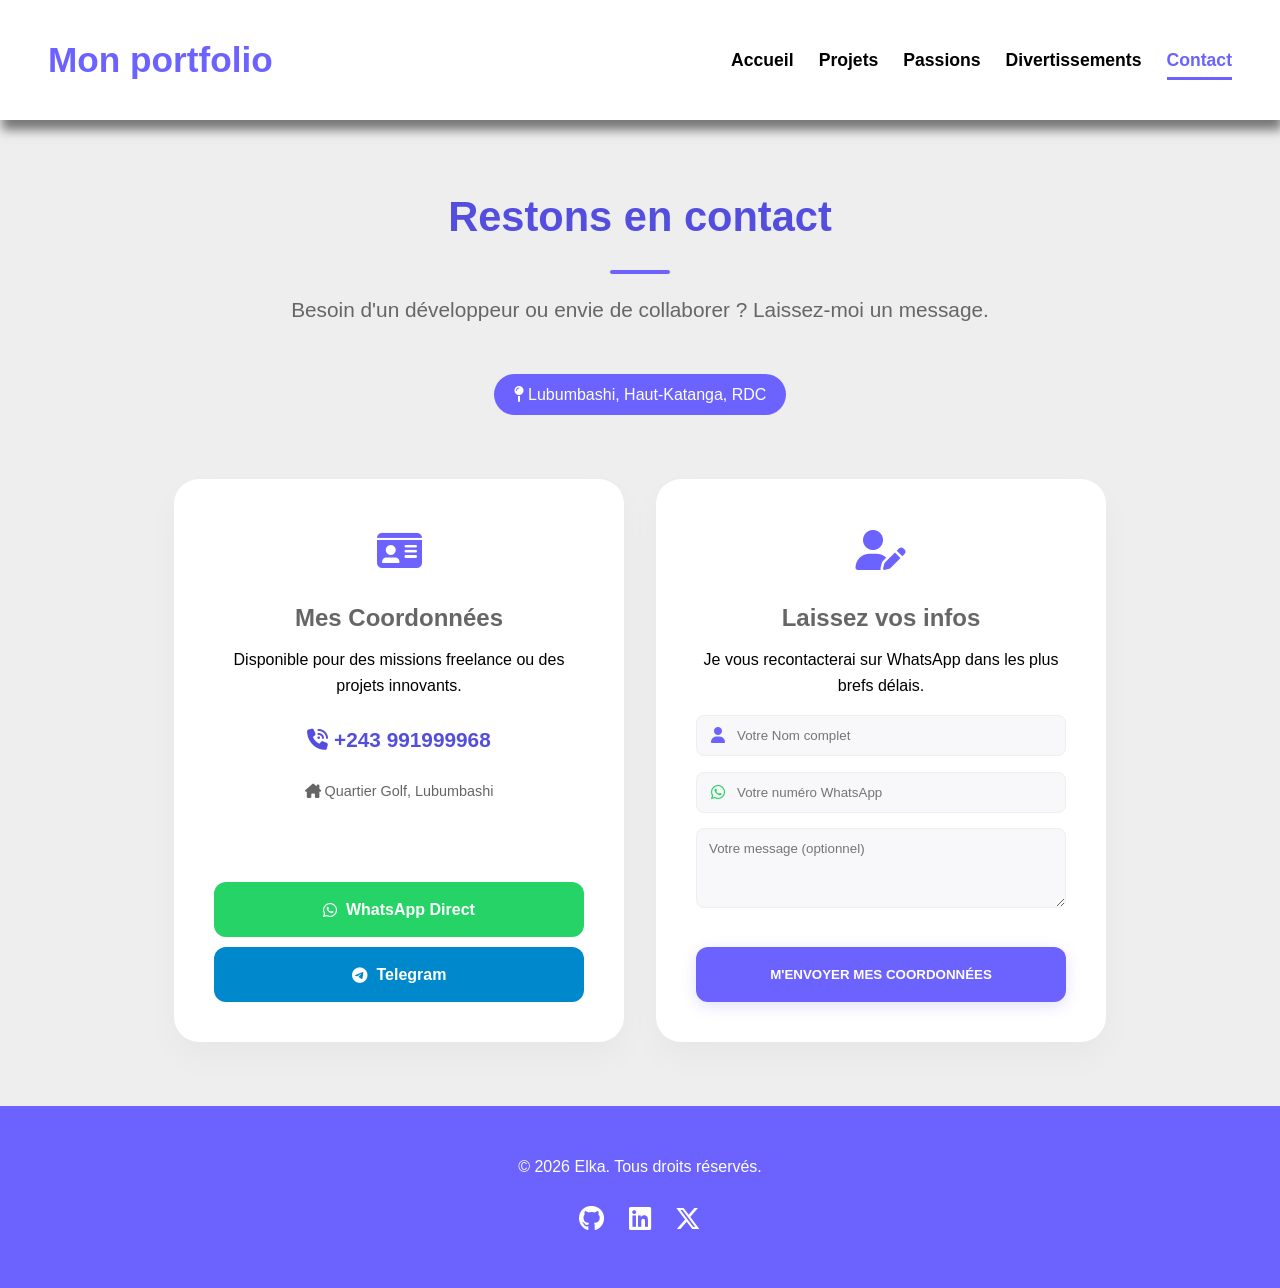
<file: contact.html>
<!DOCTYPE html>
<html lang="fr">
<head>
    <meta charset="UTF-8">
    <meta http-equiv="X-UA-Compatible" content="IE=edge">
    <meta name="viewport" content="width=device-width, initial-scale=1.0">
    <title>Contact - Elka Portfolio</title>
    <link rel="stylesheet" href="https://cdnjs.cloudflare.com/ajax/libs/font-awesome/6.4.0/css/all.min.css">
    <link rel="stylesheet" href="style.css">
</head>
<body>
    <header> 
        <div>
            <a href="index.html">Mon portfolio</a>
        </div>
        <nav>
            <ul>
                <li><a href="index.html">Accueil</a></li>
                <li><a href="projets.html">Projets</a></li>
                <li><a href="passion.html">Passions</a></li>
                <li><a href="divertissement.html">Divertissements</a></li>
                <li><a href="contact.html" class="active">Contact</a></li>
            </ul>
        </nav>
    </header>

    <main class="contact-container">
        <section class="contact-intro">
            <h1>Restons en contact</h1>
            <p>Besoin d'un développeur ou envie de collaborer ? Laissez-moi un message.</p>
            <div class="location-badge">
                <i class="fa-solid fa-map-pin"></i> Lubumbashi, Haut-Katanga, RDC
            </div>
        </section>

        <div class="contact-grid">
            <div class="contact-card">
                <div class="card-top">
                    <div class="card-icon"><i class="fa-solid fa-id-card"></i></div>
                    <h2>Mes Coordonnées</h2>
                    <p>Disponible pour des missions freelance ou des projets innovants.</p>
                    
                    <div class="phone-number">
                        <i class="fa-solid fa-phone-volume"></i> +243 991999968

                    </div>
                    
                    <p style="font-size: 0.9rem; color: var(--gris-tres-fonce);">
                        <i class="fa-solid fa-house-chimney"></i> Quartier Golf, Lubumbashi
                    </p>
                </div>
                
                <div class="card-bottom">
                    <div class="social-buttons">
                        <a href="https://wa.me/243991999968" class="btn-social wa" target="_blank">
                            <i class="fa-brands fa-whatsapp"></i> &nbsp; WhatsApp Direct
                        </a>
                        <a href="#" class="btn-social tg">
                            <i class="fa-brands fa-telegram"></i> &nbsp; Telegram
                        </a>
                    </div>
                </div>
            </div>

            <div class="contact-card">
                <div class="card-top">
                    <div class="card-icon"><i class="fa-solid fa-user-pen"></i></div>
                    <h2>Laissez vos infos</h2>
                    <p>Je vous recontacterai sur WhatsApp dans les plus brefs délais.</p>
                </div>

                <form action="#">
                    <div class="input-box">
                        <input type="text" name="nom" placeholder="Votre Nom complet" required>
                        <i class="fa-solid fa-user"></i>
                    </div>
                    
                    <div class="input-box">
                        <input type="tel" name="whatsapp" placeholder="Votre numéro WhatsApp" required>
                        <i class="fa-brands fa-whatsapp" style="color: #25D366;"></i>
                    </div>

                    <div class="input-box" style="margin-top: 15px;">
                        <textarea placeholder="Votre message (optionnel)" style="width: 100%; padding: 12px; border: 1px solid var(--gris-clair); border-radius: 8px; background: var(--gris-tres-clair); font-family: inherit; outline: none; height: 80px;"></textarea>
                    </div>

                    <div class="card-bottom">
                        <button type="submit" class="btn-glow">
                            M'envoyer mes coordonnées
                        </button>
                    </div>
                </form>
            </div>
        </div>
    </main>

    <footer class="footer">
        <p>© 2026 Elka. Tous droits réservés.</p>
        <div>
            <a href="#"><i class="fa-brands fa-github"></i></a>
            <a href="#"><i class="fa-brands fa-linkedin"></i></a>
            <a href="#"><i class="fa-brands fa-x-twitter"></i></a>
        </div>
    </footer>
</body>
</html>
</file>
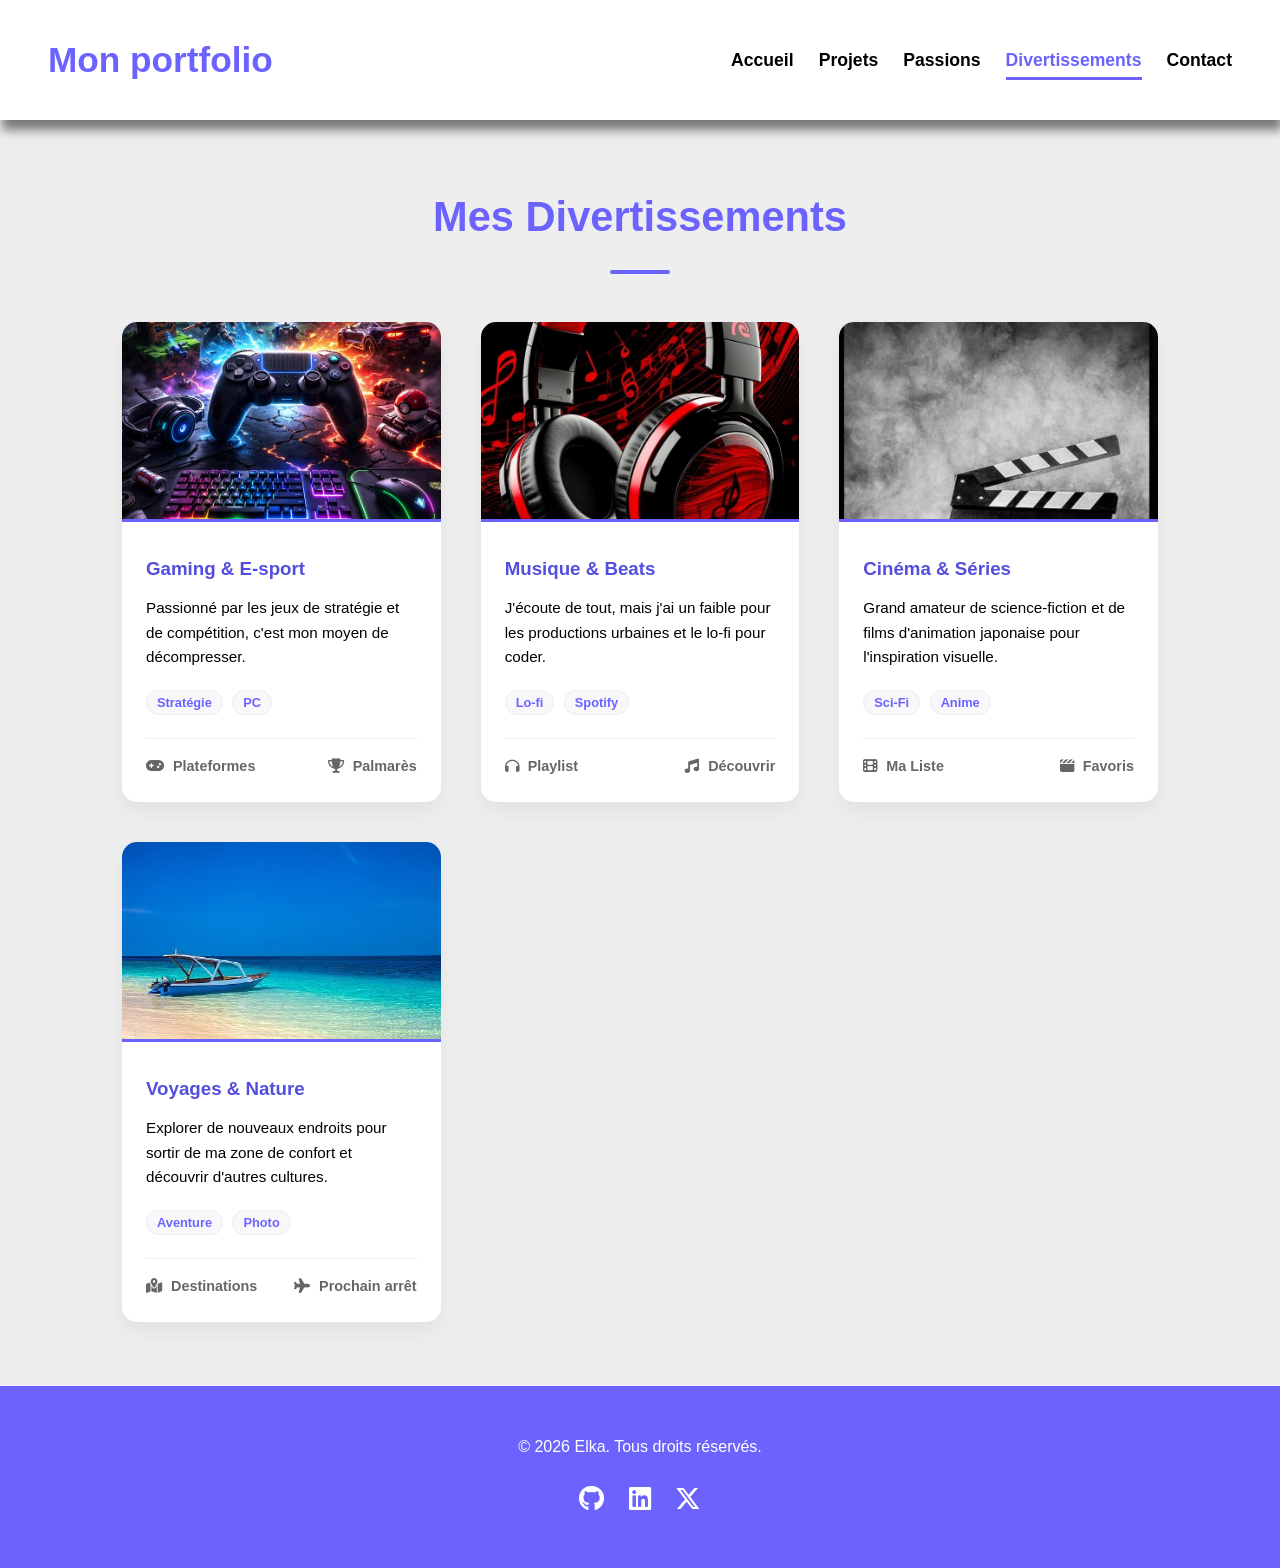
<file: divertissement.html>
<!DOCTYPE html>
<html lang="fr">
<head>
    <meta charset="UTF-8">
    <meta http-equiv="X-UA-Compatible" content="IE=edge">
    <meta name="viewport" content="width=device-width, initial-scale=1.0">
    <title>Divertissements - Mon Portfolio</title>
    <link rel="stylesheet" href="https://cdnjs.cloudflare.com/ajax/libs/font-awesome/6.4.0/css/all.min.css">
    <link rel="stylesheet" href="style.css">
</head>
<body>
    <header> 
        <div>
            <a href="index.html">Mon portfolio</a>
        </div>
        <nav>
            <ul>
                <li><a href="index.html">Accueil</a></li>
                <li><a href="projets.html">Projets</a></li>
                <li><a href="passion.html">Passions</a></li>
                <li><a href="divertissement.html" class="active">Divertissements</a></li>
                <li><a href="contact.html">Contact</a></li>
            </ul>
        </nav>
    </header>

    <main>
        <section class="projets-container">
            <h1>Mes Divertissements</h1>
            
            <div class="projets-grid">
                
                <article class="projet-card">
                    <div class="projet-image">
                        <img src="images/gaming.jpeg" alt="Jeux Vidéo">
                    </div>
                    <div class="projet-info">
                        <h3>Gaming & E-sport</h3>
                        <p>Passionné par les jeux de stratégie et de compétition, c'est mon moyen de décompresser.</p>
                        <div class="tags">
                            <span>Stratégie</span>
                            <span>PC</span>
                        </div>
                        <div class="projet-links">
                            <a href="#"><i class="fa-solid fa-gamepad"></i> Plateformes</a>
                            <a href="#"><i class="fa-solid fa-trophy"></i> Palmarès</a>
                        </div>
                    </div>
                </article>

                <article class="projet-card">
                    <div class="projet-image">
                        <img src="images/musique.jpeg" alt="Musique">
                    </div>
                    <div class="projet-info">
                        <h3>Musique & Beats</h3>
                        <p>J'écoute de tout, mais j'ai un faible pour les productions urbaines et le lo-fi pour coder.</p>
                        <div class="tags">
                            <span>Lo-fi</span>
                            <span>Spotify</span>
                        </div>
                        <div class="projet-links">
                            <a href="#"><i class="fa-solid fa-headphones"></i> Playlist</a>
                            <a href="#"><i class="fa-solid fa-music"></i> Découvrir</a>
                        </div>
                    </div>
                </article>

                <article class="projet-card">
                    <div class="projet-image">
                        <img src="images/movie.jpeg" alt="Cinéma">
                    </div>
                    <div class="projet-info">
                        <h3>Cinéma & Séries</h3>
                        <p>Grand amateur de science-fiction et de films d'animation japonaise pour l'inspiration visuelle.</p>
                        <div class="tags">
                            <span>Sci-Fi</span>
                            <span>Anime</span>
                        </div>
                        <div class="projet-links">
                            <a href="#"><i class="fa-solid fa-film"></i> Ma Liste</a>
                            <a href="#"><i class="fa-solid fa-clapperboard"></i> Favoris</a>
                        </div>
                    </div>
                </article>

                <article class="projet-card">
                    <div class="projet-image">
                        <img src="images/voyage.jpeg" alt="Voyage">
                    </div>
                    <div class="projet-info">
                        <h3>Voyages & Nature</h3>
                        <p>Explorer de nouveaux endroits pour sortir de ma zone de confort et découvrir d'autres cultures.</p>
                        <div class="tags">
                            <span>Aventure</span>
                            <span>Photo</span>
                        </div>
                        <div class="projet-links">
                            <a href="#"><i class="fa-solid fa-map-location-dot"></i> Destinations</a>
                            <a href="#"><i class="fa-solid fa-plane"></i> Prochain arrêt</a>
                        </div>
                    </div>
                </article>

            </div>
        </section>
    </main>

    <footer class="footer">
        <p>© 2026 Elka. Tous droits réservés.</p>
        <div>
            <a href="#"><i class="fa-brands fa-github"></i></a>
            <a href="#"><i class="fa-brands fa-linkedin"></i></a>
            <a href="#"><i class="fa-brands fa-x-twitter"></i></a>
        </div>
    </footer>
</body>
</html>
</file>
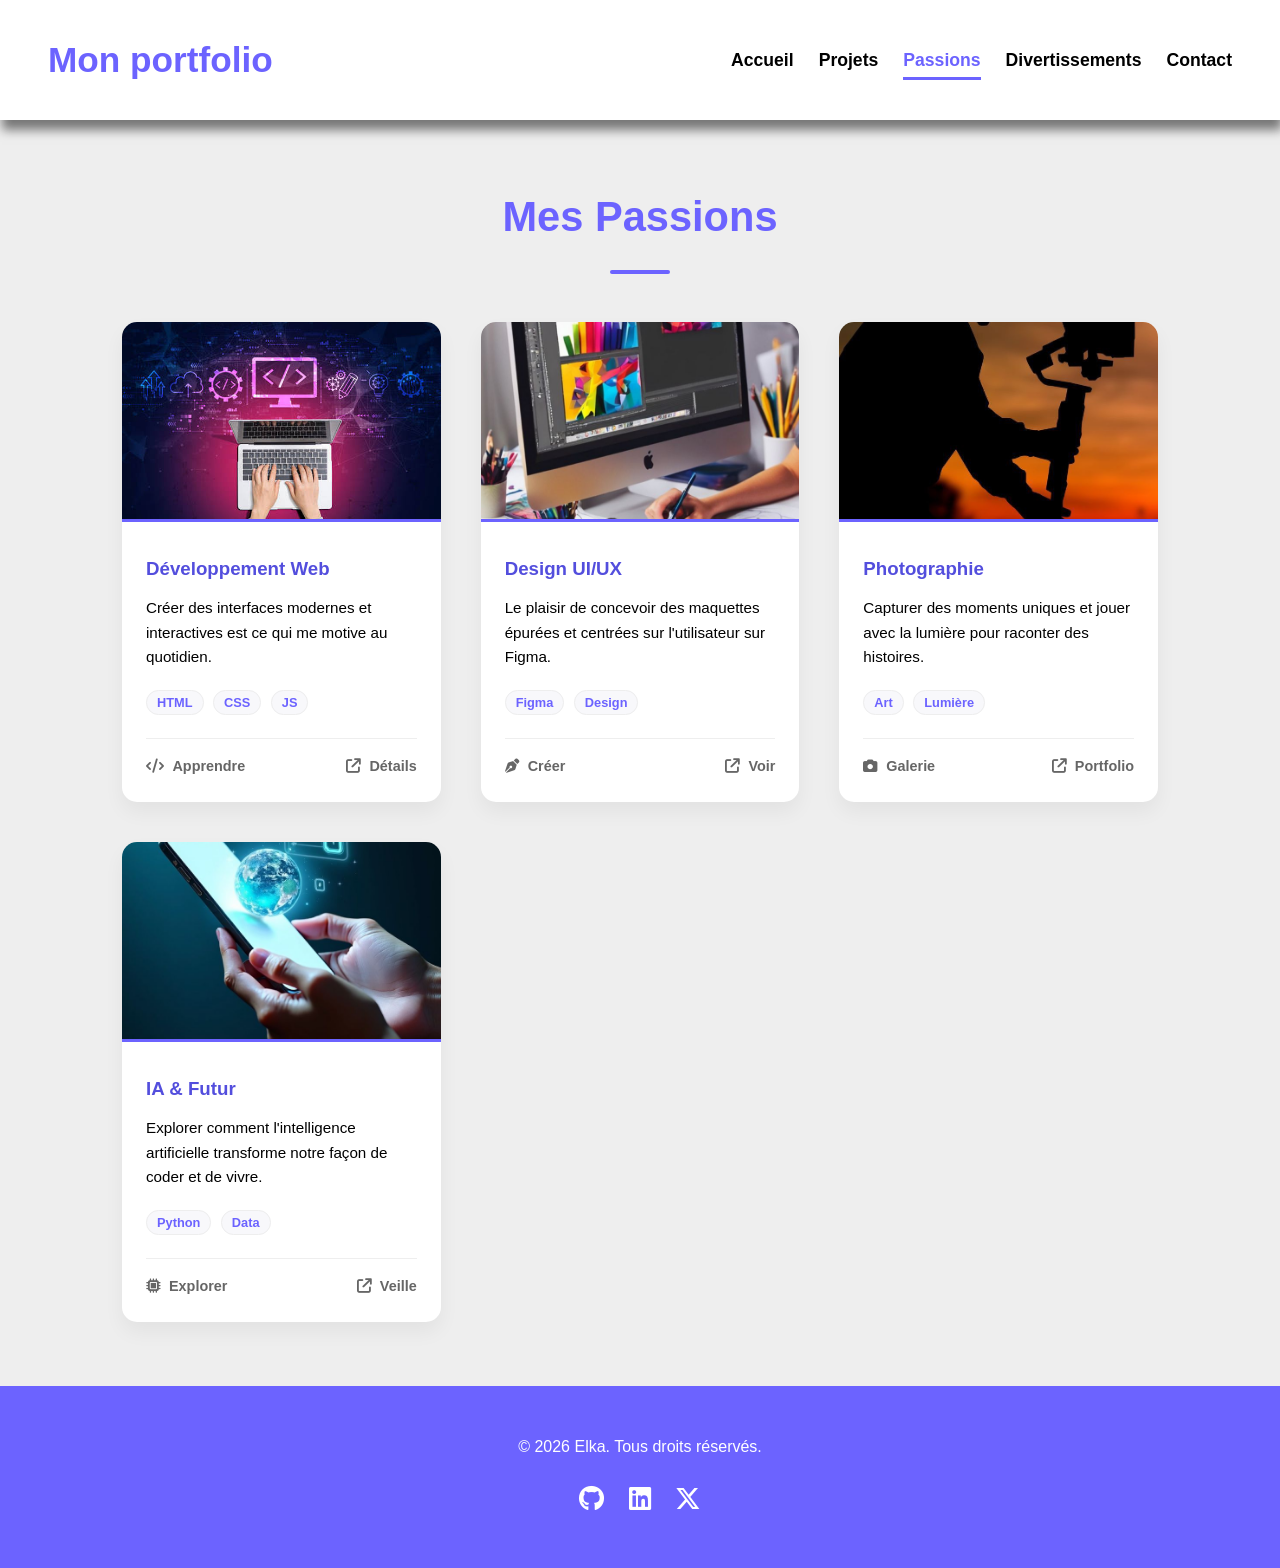
<file: passion.html>
<!DOCTYPE html>
<html lang="fr">
<head>
    <meta charset="UTF-8">
    <meta http-equiv="X-UA-Compatible" content="IE=edge">
    <meta name="viewport" content="width=device-width, initial-scale=1.0">
    <title>Mes Passions - Mon Portfolio</title>
    <link rel="stylesheet" href="https://cdnjs.cloudflare.com/ajax/libs/font-awesome/6.4.0/css/all.min.css">
    <link rel="stylesheet" href="style.css">
</head>
<body>
    <header> 
        <div>
            <a href="index.html">Mon portfolio</a>
        </div>
        <nav>
            <ul>
                <li><a href="index.html">Accueil</a></li>
                <li><a href="projets.html">Projets</a></li>
                <li><a href="passion.html" class="active">Passions</a></li>
                <li><a href="divertissement.html">Divertissements</a></li>
                <li><a href="contact.html">Contact</a></li>
            </ul>
        </nav>
    </header>

    <main>
        <section class="projets-container">
            <h1>Mes Passions</h1>
            
            <div class="projets-grid">
                
                <article class="projet-card">
                    <div class="projet-image">
                        <img src="images/develop.jpeg" alt="Développement Web">
                    </div>
                    <div class="projet-info">
                        <h3>Développement Web</h3>
                        <p>Créer des interfaces modernes et interactives est ce qui me motive au quotidien.</p>
                        <div class="tags">
                            <span>HTML</span>
                            <span>CSS</span>
                            <span>JS</span>
                        </div>
                        <div class="projet-links">
                            <a href="#"><i class="fa-solid fa-code"></i> Apprendre</a>
                            <a href="#"><i class="fa-solid fa-arrow-up-right-from-square"></i> Détails</a>
                        </div>
                    </div>
                </article>

                <article class="projet-card">
                    <div class="projet-image">
                        <img src="images/DESIN.jpeg" alt="Design UI/UX">
                    </div>
                    <div class="projet-info">
                        <h3>Design UI/UX</h3>
                        <p>Le plaisir de concevoir des maquettes épurées et centrées sur l'utilisateur sur Figma.</p>
                        <div class="tags">
                            <span>Figma</span>
                            <span>Design</span>
                        </div>
                        <div class="projet-links">
                            <a href="#"><i class="fa-solid fa-pen-nib"></i> Créer</a>
                            <a href="#"><i class="fa-solid fa-arrow-up-right-from-square"></i> Voir</a>
                        </div>
                    </div>
                </article>

                <article class="projet-card">
                    <div class="projet-image">
                        <img src="images/photo.jpeg" alt="Photographie">
                    </div>
                    <div class="projet-info">
                        <h3>Photographie</h3>
                        <p>Capturer des moments uniques et jouer avec la lumière pour raconter des histoires.</p>
                        <div class="tags">
                            <span>Art</span>
                            <span>Lumière</span>
                        </div>
                        <div class="projet-links">
                            <a href="#"><i class="fa-solid fa-camera"></i> Galerie</a>
                            <a href="#"><i class="fa-solid fa-arrow-up-right-from-square"></i> Portfolio</a>
                        </div>
                    </div>
                </article>

                <article class="projet-card">
                    <div class="projet-image">
                        <img src="images/AI.jpeg" alt="IA">
                    </div>
                    <div class="projet-info">
                        <h3>IA & Futur</h3>
                        <p>Explorer comment l'intelligence artificielle transforme notre façon de coder et de vivre.</p>
                        <div class="tags">
                            <span>Python</span>
                            <span>Data</span>
                        </div>
                        <div class="projet-links">
                            <a href="#"><i class="fa-solid fa-microchip"></i> Explorer</a>
                            <a href="#"><i class="fa-solid fa-arrow-up-right-from-square"></i> Veille</a>
                        </div>
                    </div>
                </article>

            </div>
        </section>
    </main>

    <footer class="footer">
        <p>© 2026 Elka. Tous droits réservés.</p>
        <div>
            <a href="#"><i class="fa-brands fa-github"></i></a>
            <a href="#"><i class="fa-brands fa-linkedin"></i></a>
            <a href="#"><i class="fa-brands fa-x-twitter"></i></a>
        </div>
    </footer>
</body>
</html>
</file>
<file: style.css>
:root{
    --violet-doux:#6c63ff;
    --violet-fonce:#534edd;
    --violet-vif:#ffa726;
    --gris-tres-fonce:#666;
    --gris-tres-clair:#f8f8fb;
    --gris-clair:#eee;

}

*{margin: 0;
    padding:0;
    box-sizing: border-box;
}
body{
    background-color: var(--gris-clair);
    font-family: Roboto, sans-serif;
    line-height: 1.6;
}
header{
    background-color: white;
    box-shadow: 2px 10px 10px rgba(0, 0, 0, 0.5);
    position: sticky;
    top: 0;
    z-index: 300;
    display: flex;
    justify-content: space-between;
    align-items: center;
    padding: 2rem 3rem;
}

header div a {
    text-decoration: none;
    font-size: 2.2rem;
    font-weight: 700;
    color: var(--violet-doux);
}   
ul li {
    list-style: none;
    margin-left: 25px;

}
ul {
    display: flex;
}
ul li a {
    text-decoration: none;
    color: var(--gris-fonce);
    font-weight: 600;
    font-size: 1.1rem;
    position: relative;
    padding: 10px 0;
}
ul li a:hover {
    color: var(--violet -doux);
}
ul li a::after{
    content: '';
    position: absolute;
    left: 0;
    bottom: 0;
    height: 3px;
    width: 0;
    background-color: var(--violet-doux);
    transition: width 0.3s ease;
}
ul li a:hover::after{
    width: 100%;
}
a.active {
    color: var(--violet-doux);

}
a.active::after{
    width: 100%;
}

.Hero {

    display: flex;
    justify-content: center;
    align-items: center;
    text-align: center;
    gap: 5rem;
    margin: 10rem 2rem;
}

.Hero img{
    width: 300px;
    height: 300px;
    object-fit: cover;
    border-radius: 300px;
    border: 8px solid var(--violet-doux);
}
.Hero h1{
    color: var(--violet-doux);
    font-size:4rem;
    font-weight: 7OO;
    margin-bottom: 1.2rem;
}
.Hero a{
    text-decoration: none;
    display: inline-block;
    background-color: var(--violet-doux);
    color: white;
    padding: 8px 30px;
    border-radius: 50px;
    text-transform: uppercase;
    letter-spacing: 1.1px;
    font-weight: 600;
    margin-top: 1rem;
    transition: background-color 0.3s ease, transform 0.2s ease;
}
.Hero a:hover{
    background-color: var(--violet-fonce);
    transform: translateY(-3px);
}
.apropos{
    width: 800px;
    margin: 6rem auto ;
    text-align: center;

}
section h2 {
    color: var(--violet-doux);
    font-size: 2.6rem;
    font-weight: 700;
    position: relative;
    margin-bottom: 1.2rem;
    text-align: center;

}
section h2::after {
    content:'';
    display: block;
    width: 60px;
    height: 4px;
    background-color: var(--violet-doux);
    margin: 1.2rem auto;
    border-radius: 2px;

}section p {
    margin-bottom: 2rem;
    color: var(--gris-tres-fonce);;
    font-size: 1.3rem;
}
.competences table{
    width: 90%;
    margin: 0  auto;
    border-collapse: collapse;
    background-color: #FFF;
    box-shadow: 0 5px 15 px rgba(0, 0, 0, 0.08);
    border-radius: 10px;
    overflow: hidden;
}

.competences table th, .competences table td{
    padding: 15px;
    width: 500px;
}

.competences table thead{
    background-color: var(--violet-doux);
    color: #eff;
    text-transform: uppercase;
}
 .competences table body td{
    border-bottom: 1px solid var(--gris-clair);
 }

 .competences table tbody tr::nth-child(aven) {
    background-color: #f0f0f0;
 }

 .competences table thead th {
    text-align: left;
 }
 footer{
    margin-top: 3rem;
    background-color: var(--violet-doux);
    padding: 3rem;
    text-align: center;
 }
 footer p {
    color: white;
    margin-bottom: 1.2rem;
 }
 footer a {
    display: inline-block;
    font-size: 1.6rem;
    color: white;
    margin: 0 10px;
    transition: color 0.3s ease , transform 0.2s ease;
 }

 footer a:hover {
    color: var(--orange-vif);
    transform: translateY( -3px);

 }
 /* --- Page Projets --- */

.projets-container {
    max-width: 1100px;
    margin: 4rem auto;
    padding: 0 2rem;
}

.projets-container h1 {
    font-size: 2.6rem;
    color: var(--violet-doux);
    font-weight: 700;
    text-align: center;
    margin-bottom: 0.5rem;
    position: relative;
}

.projets-container h1::after {
    content: '';
    display: block;
    width: 60px;
    height: 4px;
    background-color: var(--violet-doux);
    margin: 1.2rem auto;
    border-radius: 2px;
}

.projets-grid {
    display: grid;
    grid-template-columns: repeat(auto-fit, minmax(300px, 1fr));
    gap: 2.5rem;
    margin-top: 3rem;
}

.projet-card {
    background: white;
    border-radius: 15px;
    overflow: hidden;
    box-shadow: 0 10px 20px rgba(0, 0, 0, 0.05);
    transition: transform 0.3s ease, box-shadow 0.3s ease;
}

.projet-card:hover {
    transform: translateY(-10px);
    box-shadow: 0 15px 30px rgba(108, 99, 255, 0.15);
}

.projet-image img {
    width: 100%;
    height: 200px;
    object-fit: cover;
    border-bottom: 3px solid var(--violet-doux);
}

.projet-info {
    padding: 1.5rem;
}

.projet-info h3 {
    color: var(--violet-fonce);
    margin-bottom: 0.8rem;
}

.projet-info p {
    color: var(--gris-fonce);
    font-size: 0.95rem;
    margin-bottom: 1.2rem;
}

.tags {
    margin-bottom: 1.5rem;
}

.tags span {
    background: var(--gris-tres-clair);
    color: var(--violet-doux);
    padding: 4px 10px;
    border-radius: 20px;
    font-size: 0.8rem;
    font-weight: bold;
    margin-right: 5px;
    border: 1px solid var(--gris-clair);
}

.projet-links {
    display: flex;
    justify-content: space-between;
    border-top: 1px solid var(--gris-clair);
    padding-top: 1rem;
}

.projet-links a {
    text-decoration: none;
    color: var(--gris-tres-fonce);
    font-weight: 600;
    font-size: 0.9rem;
    transition: color 0.2s;
}

.projet-links a:hover {
    color: var(--violet-doux);
}

.projet-links i {
    margin-right: 5px;
}

.contact-container {
    max-width: 1100px;
    margin: 4rem auto;
    padding: 0 2rem;
}

.contact-intro {
    text-align: center;
    margin-bottom: 4rem;
}

.contact-intro h1 {
    font-size: 2.6rem;
    color: var(--violet-fonce);
    position: relative;
    margin-bottom: 0.5rem;
}

.contact-intro h1::after {
    content: '';
    display: block;
    width: 60px;
    height: 4px;
    background-color: var(--violet-doux);
    margin: 1.2rem auto;
    border-radius: 2px;
}

.location-badge {
    display: inline-block;
    background: var(--violet-doux);
    color: white;
    padding: 8px 20px;
    border-radius: 50px;
    margin-top: 15px;
    font-weight: 500;
}

.contact-grid {
    display: flex;
    justify-content: center;
    gap: 2rem;
    flex-wrap: wrap;
    align-items: stretch;
}

.contact-card {
    background: white;
    padding: 2.5rem;
    border-radius: 25px;
    box-shadow: 0 15px 35px rgba(0, 0, 0, 0.03);
    width: 100%;
    max-width: 450px;
    display: flex;
    flex-direction: column;
}

.card-top {
    text-align: center;
}

.card-icon {
    font-size: 2.5rem;
    color: var(--violet-doux);
    margin-bottom: 1rem;
}

.contact-card h2 {
    margin-bottom: 10px;
    color: var(--gris-tres-fonce);
}

.phone-number {
    font-size: 1.3rem;
    font-weight: bold;
    color: var(--violet-fonce);
    margin: 1.5rem 0;
}

.card-bottom {
    margin-top: auto;
    padding-top: 2rem;
    width: 100%;
}

.social-buttons {
    display: flex;
    flex-direction: column;
    gap: 10px;
}

.btn-social,
.btn-glow {
    height: 55px;
    display: flex;
    align-items: center;
    justify-content: center;
    text-decoration: none;
    border-radius: 12px;
    font-weight: bold;
    transition: 0.3s;
}

.wa {
    background-color: #25D366;
    color: white;
}

.tg {
    background-color: #0088cc;
    color: white;
}

.btn-glow {
    width: 100%;
    background: var(--violet-doux);
    color: white;
    border: none;
    text-transform: uppercase;
    cursor: pointer;
    box-shadow: 0 4px 15px rgba(108, 99, 255, 0.2);
}

.input-box {
    position: relative;
    margin-top: 1rem;
}

.input-box i {
    position: absolute;
    left: 15px;
    top: 50%;
    transform: translateY(-50%);
    color: var(--violet-doux);
    transition: color var(--transition-smooth);
}

.input-box input:focus+i,
.input-box input:focus~i {
    color: var(--violet-fonce);
}

.input-box input {
    width: 100%;
    padding: 12px 12px 12px 40px;
    border: 1px solid var(--gris-clair);
    background: var(--gris-tres-clair);
    border-radius: 8px;
    outline: none;
    font-family: Roboto, sans-serif;
}

.input-box input:focus {
    border-color: var(--violet-doux);
    background: white;
}

@media (max-width: 768px) {
    .contact-grid {
        flex-direction: column;
        align-items: center;
    }
}
</file>
